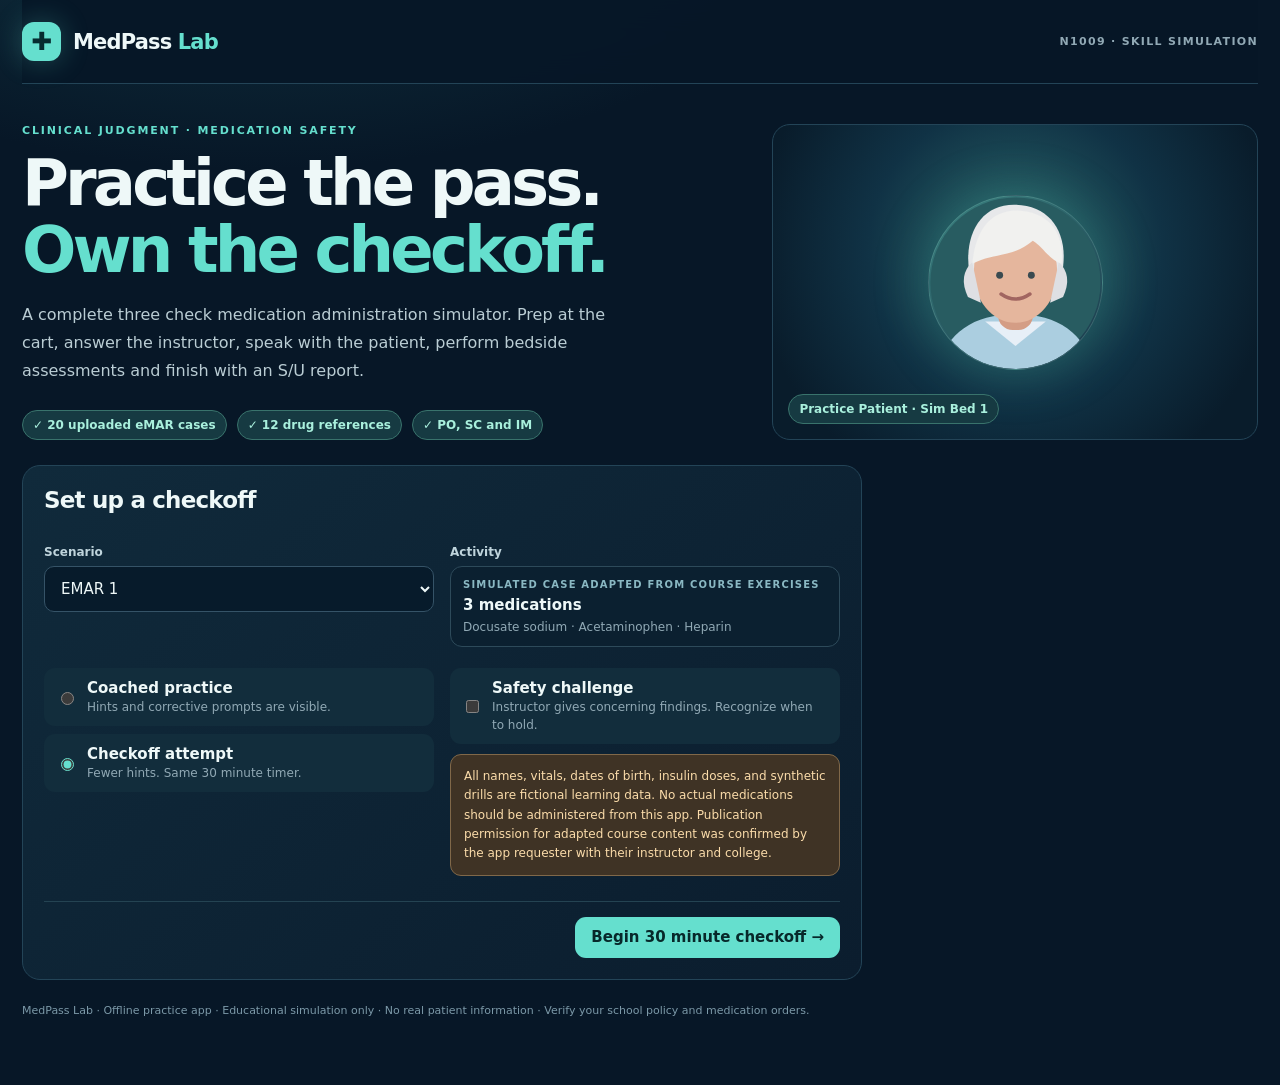
<file: index.html>
<!doctype html>
<html lang="en">
<head>
  <meta charset="utf-8" />
  <meta name="viewport" content="width=device-width,initial-scale=1,viewport-fit=cover" />
  <meta name="theme-color" content="#071727" />
  <meta name="description" content="Offline capable medication administration practice with obviously fictional patients." />
  <link rel="manifest" href="manifest.webmanifest" />
  <link rel="icon" href="icon.svg" type="image/svg+xml" />
  <title>MedPass Lab | N1009 Checkoff Simulator</title>
  <link rel="stylesheet" href="styles.css" />
</head>
<body>
  <div id="dialogue-announcement" class="srOnly" role="status" aria-live="polite" aria-atomic="true"></div>
  <div id="app"></div>
  <script src="data.js"></script>
  <script src="dialog_engine.js"></script>
  <script src="app.js"></script>
</body>
</html>
</file>
<file: styles.css>
:root{color-scheme:dark;--bg:#071727;--panel:#0d2233;--panel2:#112b3c;--border:#234457;--text:#eef8f8;--muted:#91a9b5;--teal:#65dfce;--tealD:#153e43;--warn:#ffd08a;--red:#ff8088;--green:#86e8b6;--blue:#8ac8ff;--radius:18px;font-family:Inter,ui-sans-serif,system-ui,-apple-system,BlinkMacSystemFont,"Segoe UI",sans-serif}
*{box-sizing:border-box}body{margin:0;background:radial-gradient(1000px 630px at 20% -25%,#164451 0,transparent 70%),var(--bg);color:var(--text);font-size:15px}button,input,select,textarea{font:inherit}button{cursor:pointer}button:disabled{opacity:.45;cursor:not-allowed}a{color:var(--teal)}.shell{max-width:1350px;margin:auto;padding:0 22px 42px}.masthead{height:84px;display:flex;align-items:center;justify-content:space-between;gap:16px;border-bottom:1px solid var(--border);position:sticky;top:0;z-index:20;background:#071727ee;backdrop-filter:blur(16px)}.brand{display:flex;align-items:center;gap:12px;font-size:21px;font-weight:850;letter-spacing:-.04em}.brandMark{height:39px;width:39px;border-radius:12px;background:var(--teal);color:#062c30;display:grid;place-items:center;font-size:25px;font-weight:900;box-shadow:0 0 28px #65dfce42}.tagline{font-size:11px;letter-spacing:.12em;text-transform:uppercase;color:var(--muted);font-weight:700}.headRight{display:flex;align-items:center;gap:12px}.timer{font-variant-numeric:tabular-nums;font-size:24px;letter-spacing:-.03em;font-weight:800}.timer.low{color:var(--red)}.timerIcon{color:var(--muted);font-size:12px}.stageTag{border-radius:999px;background:#244251;color:#b7e9de;padding:7px 12px;font-size:12px;font-weight:800}.btn{border:1px solid var(--border);color:var(--text);background:#193446;border-radius:11px;min-height:41px;padding:9px 15px;font-weight:700;line-height:1.25;transition:background .15s,border-color .15s}.btn:hover{border-color:#5a9a9d;background:#245063}.btn.primary{background:var(--teal);color:#07282a;border-color:transparent}.btn.primary:hover{background:#a2f7e6}.btn.ghost{background:transparent}.btn.warn{background:#463425;color:#ffd49d;border-color:#8c6646}.btn.danger{color:#ffc1c1;border-color:#7a4556;background:#3e2530}.btn.small{padding:6px 10px;min-height:33px;font-size:12px}.btn:focus-visible,.choice:focus-visible,select:focus-visible,input:focus-visible,textarea:focus-visible{outline:3px solid var(--teal);outline-offset:2px}.notice{border:1px solid #477b80;border-radius:13px;background:#11383d;color:#c3f4ee;padding:12px 14px;margin:16px 0;font-size:13px}.notice.bad{background:#3c242b;border-color:#82505a;color:#ffd2d2}.notice.warn{background:#3b3125;border-color:#7c6241;color:#ffe2b2}.subnav{display:flex;align-items:center;gap:7px;padding:17px 0 13px;overflow:auto}.nav{background:none;border:0;color:var(--muted);font-weight:750;border-radius:11px;padding:10px 14px;white-space:nowrap}.nav.active{color:var(--teal);background:#163c43}.nav:hover{background:#163342}.homeHero{display:grid;grid-template-columns:1.2fr .8fr;gap:22px;align-items:stretch;margin:40px 0 25px}.eyebrow{letter-spacing:.17em;text-transform:uppercase;color:var(--teal);font-size:11px;font-weight:900}h1,h2,h3,p{margin-top:0}h1{font-size:clamp(36px,5vw,64px);line-height:1.04;letter-spacing:-.06em;margin:13px 0 18px;max-width:740px}h2{font-size:23px;letter-spacing:-.035em}h3{font-size:16px;letter-spacing:-.02em;margin-bottom:10px}.lead{font-size:16px;max-width:600px;color:#bacdd4;line-height:1.75}.muted{color:var(--muted)}.smallText{font-size:12px}.panel{background:linear-gradient(140deg,#102a3b,#0b1d2e);border:1px solid var(--border);border-radius:var(--radius);padding:21px}.panel.tight{padding:14px}.panel.deep{background:#0b1e2e}.previewPatient{position:relative;display:flex;align-items:center;justify-content:center;min-height:285px;background:radial-gradient(circle at 50% 40%,#2b6769 0%,#103245 48%,#091c2b 85%);overflow:hidden}.avatar{height:128px;width:128px;border-radius:50%;background:linear-gradient(145deg,#3b8381,#183448);display:grid;place-items:center;font-size:71px;border:1px solid #77b5ac50;box-shadow:0 0 65px #46ada044}.previewPatient .avatar{height:175px;width:175px;font-size:93px}.previewPatient .chip{position:absolute;bottom:15px;left:15px}.chip{display:inline-flex;align-items:center;gap:6px;font-size:12px;font-weight:750;background:#163a42;color:#a9f0dd;border:1px solid #39736c;border-radius:999px;padding:7px 10px}.chip.orange{background:#433124;border-color:#846045;color:#ffd49e}.chip.red{background:#432532;color:#ffc4c6;border-color:#89505d}.grid2{display:grid;grid-template-columns:1fr 1fr;gap:16px}.grid3{display:grid;grid-template-columns:repeat(3,1fr);gap:12px}.setupCard{max-width:840px}.field{display:flex;flex-direction:column;gap:7px;margin:13px 0}.field label{font-size:12px;font-weight:750;color:#bfd4dc}.input,select,textarea{width:100%;border:1px solid #355367;background:#071b2b;color:var(--text);border-radius:10px;padding:12px;min-height:44px}.input::placeholder,textarea::placeholder{color:#708f9b}select{appearance:auto}.optLabel{display:flex;gap:10px;align-items:center;padding:11px 12px;border-radius:11px;background:#122d3c;margin:8px 0;cursor:pointer}.optLabel input{accent-color:var(--teal)}.sourceNote{font-size:12px;line-height:1.6;color:#acc1cd}.foot{padding:22px 0;color:#7c99a8;font-size:11px;line-height:1.7}.workspace{display:grid;grid-template-columns:minmax(280px,355px) minmax(440px,1fr) minmax(270px,330px);gap:15px;align-items:start}.sidebar{position:sticky;top:105px}.sectionLabel{font-size:10px;letter-spacing:.16em;color:#8bafb5;text-transform:uppercase;font-weight:900;margin-bottom:10px}.patientLine{display:flex;gap:11px;align-items:center}.patientLine .avatar{height:46px;width:46px;font-size:28px}.name{font-size:18px;font-weight:850;letter-spacing:-.03em}.meta{font-size:12px;color:var(--muted);line-height:1.6}.marDrug{border:1px solid #294456;border-radius:13px;padding:13px;margin:9px 0;background:#0b2232;cursor:pointer}.marDrug.selected{border-color:#62d9c8;background:#153c43}.marDrug .drugTop{display:flex;justify-content:space-between;gap:10px}.drugTitle{font-weight:800;font-size:14px}.drugDetail{font-size:12px;color:#9ab8c4;margin-top:6px;line-height:1.55}.pips{display:flex;gap:4px;margin-top:11px}.pip{height:5px;border-radius:5px;background:#24495a;flex:1}.pip.done{background:#72d7bd}.pip.red{background:#d66a72}.splitHead{display:flex;gap:10px;justify-content:space-between;align-items:center;margin-bottom:15px}.screenTitle{font-size:24px;letter-spacing:-.04em;margin:0}.stepPill{border-radius:9px;background:#1b3e4a;padding:7px 9px;font-size:11px;font-weight:800;color:#c6f6eb}.progress{height:8px;border-radius:99px;background:#1b3746;overflow:hidden;margin:10px 0 7px}.progressFill{height:100%;background:linear-gradient(90deg,#2c96a6,#80e8be);border-radius:99px;transition:width .2s}.actionsGrid{display:grid;grid-template-columns:1fr 1fr;gap:7px}.choice{min-height:54px;border:1px solid #355467;background:#123041;color:#d8e9ef;padding:10px 12px;border-radius:11px;text-align:left;font-size:13px;line-height:1.4}.choice:hover{border-color:#76c6bd;background:#1c4752}.choice.done{background:#153d37;border-color:#34816a;color:#b6f0da}.choice.disabled{opacity:.42}.choice .check{float:right;color:var(--green)}.groupTitle{border-bottom:1px solid var(--border);font-size:12px;color:var(--muted);padding-bottom:9px;margin:17px 0 11px;font-weight:800;text-transform:uppercase;letter-spacing:.06em}.row{display:flex;align-items:center;gap:10px}.row.wrap{flex-wrap:wrap}.between{justify-content:space-between}.stack{display:flex;flex-direction:column;gap:10px}.pill{font-size:11px;padding:5px 9px;border-radius:999px;background:#224252;color:#b6d1d8;font-weight:750}.pill.ok{background:#1d473c;color:#acf0cb}.pill.bad{background:#5a2b35;color:#ffc3c7}.pill.wait{background:#52402c;color:#f5d2a1}.divider{border:0;border-top:1px solid var(--border);margin:19px 0}.dialogue{height:255px;overflow:auto;display:flex;flex-direction:column;gap:9px;margin:14px 0;padding:5px 3px 10px;scrollbar-width:thin}.bubble{background:#173449;border:1px solid #2a4e62;padding:11px 12px;border-radius:13px;max-width:96%;font-size:13px;line-height:1.48}.bubble.patient{align-self:flex-start;border-bottom-left-radius:3px}.bubble.instructor{background:#253044;border-color:#495367}.bubble.student{background:#16453c;border-color:#3a8876;align-self:flex-end;border-bottom-right-radius:3px}.bubble b{display:block;color:#bfeee5;font-size:10px;text-transform:uppercase;letter-spacing:.08em;margin-bottom:5px}.dialogButtons{display:flex;gap:7px;flex-wrap:wrap}.dialogButtons .btn{min-height:36px;padding:8px 10px;font-size:12px}.infoTile{padding:12px;background:#0b2030;border:1px solid #2d4a5a;border-radius:12px}.infoTile b{display:block;font-size:15px;margin:6px 0}.kicker{font-size:10px;letter-spacing:.12em;text-transform:uppercase;color:#8ab8c3;font-weight:850}.alertLine{padding:12px 13px;background:#3f3325;border:1px solid #806849;border-radius:11px;color:#fbdcaa;font-size:12px;line-height:1.6;margin:10px 0}.alertLine.bad{color:#ffd1d1;background:#422630;border-color:#7c4853}.quizOpt{display:block;border:1px solid #355467;padding:12px;border-radius:11px;margin:8px 0;background:#102b3b;cursor:pointer;font-size:13px}.quizOpt:hover{border-color:#62d9c8}.reportRow{display:grid;grid-template-columns:95px 1fr auto;gap:9px;padding:9px 0;border-bottom:1px solid #244354;font-size:12px}.reportRow b{color:#a8cdd1}.score{font-size:65px;letter-spacing:-.075em;margin:0}.score.good{color:var(--green)}.score.bad{color:var(--red)}.critical{border-left:3px solid var(--red);padding:10px 12px;background:#3d2933;border-radius:6px;margin:8px 0;font-size:13px}.labelPreview{border:1px dashed #92bdc4;padding:11px;background:#e8f4f1;color:#13353b;font:12px ui-monospace,SFMono-Regular,monospace;white-space:pre-wrap;border-radius:9px}.actionfooter{display:flex;justify-content:flex-end;gap:9px;flex-wrap:wrap;margin-top:15px;padding-top:15px;border-top:1px solid #244352}.libraryCards{display:grid;grid-template-columns:repeat(3,minmax(0,1fr));gap:13px;margin-top:18px}.libraryCard{background:#102a3b;border:1px solid var(--border);border-radius:14px;padding:18px}.libraryCard h3{margin:5px 0 6px}.libraryCard p{font-size:12px;line-height:1.55;color:#b1cbd6}.empty{color:var(--muted);padding:23px;text-align:center;border:1px dashed var(--border);border-radius:11px;font-size:13px}.toast{position:fixed;bottom:18px;left:50%;transform:translateX(-50%);background:#ddfff6;color:#123a3c;padding:12px 17px;border-radius:12px;font-size:13px;font-weight:850;z-index:100;box-shadow:0 10px 40px #0009;max-width:94vw}.hide{display:none!important}.fineprint{font-size:11px;color:#91acb4;line-height:1.6}@media(max-width:1140px){.workspace{grid-template-columns:280px minmax(320px,1fr)}.rightPanel{grid-column:2}.sidebar{grid-row:1 / span 2}.libraryCards{grid-template-columns:repeat(2,1fr)}}@media(max-width:750px){.shell{padding:0 12px 25px}.masthead{height:65px}.brand{font-size:17px}.brandMark{height:34px;width:34px;font-size:22px}.tagline{display:none}.stageTag{display:none}.timer{font-size:19px}.timerIcon{font-size:10px}.homeHero{grid-template-columns:1fr;margin-top:20px}.previewPatient{min-height:165px;order:-1}.previewPatient .avatar{height:117px;width:117px;font-size:66px}.grid2,.grid3,.workspace,.libraryCards{grid-template-columns:1fr}.sidebar{position:static;grid-row:auto}.rightPanel{grid-column:auto}.panel{padding:16px}.sidebar .medList{display:flex;gap:8px;overflow-x:auto;padding-bottom:7px}.marDrug{min-width:220px;flex:0 0 220px}.headRight{gap:6px}.headRight .btn{padding:7px 10px;font-size:12px;min-height:34px}.actionsGrid{grid-template-columns:1fr 1fr}.screenTitle{font-size:20px}.dialogue{height:215px}.libraryCards{gap:10px}}@media(max-width:355px){.actionsGrid{grid-template-columns:1fr}.brand{font-size:14px}.timer{font-size:17px}.marDrug{min-width:190px}}@media print{body{background:white;color:#111}.masthead,.subnav,.actionfooter,.dialogButtons,.sidebar,.rightPanel,.btn,.notice{display:none!important}.shell{max-width:none;padding:0}.workspace{display:block}.panel{border:0;background:white;color:#111}.reportRow{color:#111;border-color:#aaa}.muted{color:#333}.score.good,.score.bad{color:#111}.critical{background:white;color:#111;border:1px solid #777}}
/* Prevent the scrollable eMAR rail from enlarging the mobile layout. */
.workspace,.workspace>*{min-width:0}.medList{min-width:0;max-width:100%}
@media(max-width:750px){.workspace{display:grid;grid-template-columns:minmax(0,1fr)}.workspace>*{width:100%;min-width:0}.actionsGrid{grid-template-columns:repeat(2,minmax(0,1fr))}.grid2,.grid3{grid-template-columns:minmax(0,1fr)}.medList{overflow-x:auto}.marDrug{min-width:210px}}
@media(max-width:355px){.actionsGrid{grid-template-columns:minmax(0,1fr)}}
/* Release v3: true vector avatars, observable patient status and accessible conversation. */
.srOnly{position:absolute!important;width:1px!important;height:1px!important;padding:0!important;margin:-1px!important;overflow:hidden!important;clip:rect(0,0,0,0)!important;white-space:nowrap!important;border:0!important}
.portraitSvg{width:100%;height:100%;display:block;border-radius:50%;object-fit:cover}
.avatar:has(.portraitSvg){padding:0;overflow:hidden;flex:none;font-size:initial}
.previewPatient .avatar:has(.portraitSvg){box-shadow:0 0 55px #46ada055}
.portraitSmall{width:38px!important;height:38px!important;box-shadow:none!important;border:1px solid #628b91!important}
.speakerHeader{display:flex;gap:9px;align-items:center;justify-content:space-between;flex-wrap:wrap;margin:4px 0 8px}
.miniSpeaker{display:flex;gap:7px;align-items:center;color:#cee2e8;font-size:11px;font-weight:800;min-width:0}
.miniSpeaker span{max-width:95px}
.statusCard{background:#0b2935;border:1px solid #3e6874;border-radius:13px;padding:14px;margin:14px 0 20px}
.vitalGrid{display:grid;grid-template-columns:repeat(3,minmax(0,1fr));gap:8px;margin-top:10px}
.vital{background:#0d1f30;border:1px solid #284758;border-radius:10px;padding:10px 8px;min-width:0}
.vital span{display:block;font-size:10px;text-transform:uppercase;letter-spacing:.07em;color:#9abcc6}
.vital b{display:block;margin-top:4px;font-size:12px;overflow-wrap:anywhere;color:#f0faf9}
.fieldLabel{display:block;font-size:11px;font-weight:800;color:#bdd8e0;margin:8px 0 6px}
.chatComposer{margin:10px 0 8px;border-top:1px solid var(--border);padding-top:8px}
.chatComposer select{padding:7px 9px;min-height:36px}
.chatRow{display:flex;gap:6px;align-items:stretch}
.chatRow input{min-width:0;flex:1;font-size:13px}
.chatRow button{flex:none}
.quickPrompts{margin:12px 0;border:1px solid #2a5560;border-radius:11px;padding:10px}
.quickPrompts summary{cursor:pointer;font-size:12px;font-weight:800;color:#c1e6eb;padding:3px 0}
.quickPrompts .dialogButtons{margin-top:11px}
.bubble.instructor b{color:#ffdaae}
.bubble.patient b{color:#a0eedf}
.bubble{overflow-wrap:anywhere}
button:focus-visible,input:focus-visible,select:focus-visible,textarea:focus-visible,[role="button"]:focus-visible,summary:focus-visible{outline:3px solid #b3f7db;outline-offset:3px}
@media(max-width:1140px){.workspace>.rightPanel{grid-column:2;grid-row:1}.workspace>main.panel{grid-column:2;grid-row:2}.workspace>.sidebar{grid-row:1/span 2}}
@media(max-width:750px){
 .workspace>.sidebar{order:0;grid-row:auto;grid-column:auto}
 .workspace>.rightPanel{order:1;grid-row:auto;grid-column:auto}
 .workspace>main.panel{order:2;grid-row:auto;grid-column:auto}
 .rightPanel{padding:13px;border-color:#4a8384}
 .rightPanel .dialogue{height:138px;margin:10px 0}
 .rightPanel .splitHead{margin-bottom:9px}
 .speakerHeader{margin:0}
 .vitalGrid{grid-template-columns:repeat(3,minmax(0,1fr))}
 .chatComposer{margin:4px 0}
 .chatComposer .fineprint{margin:5px 0 0}
}
@media(max-width:390px){.vitalGrid{grid-template-columns:repeat(2,minmax(0,1fr))}.miniSpeaker{font-size:10px}}
.transcriptReport{background:#0a2130;border:1px solid #315063;border-radius:11px;padding:11px;max-height:260px;overflow:auto}
.transcriptReport p{color:#c7dee5;font-size:12px;line-height:1.5;margin:0;padding:7px 0;border-bottom:1px solid #284457}
.transcriptReport p:last-child{border-bottom:0}
.transcriptReport b{color:#a1edd8}

/* Check 1 drawing steps: show the next prerequisite and any rejected-action feedback locally. */
.prepHelp{display:flex;flex-direction:column;gap:5px;border:1px solid #426a72;background:#153440;color:#d4f5f0;padding:12px 14px;border-radius:12px;font-size:13px;line-height:1.5;margin:11px 0}
.prepHelp strong{font-size:10px;text-transform:uppercase;letter-spacing:.09em;color:#8ee9d5}
.prepFeedback{border:1px solid #97764c;background:#403526;color:#ffdfb5;padding:12px 14px;border-radius:11px;font-size:13px;line-height:1.5;margin:12px 0}

/* v9: Guided injection prep. Keep the next required action in one clearly labeled panel. */
.prepModeRow{display:flex;justify-content:space-between;align-items:center;gap:9px;flex-wrap:wrap;margin:14px 0}
.guidedOrder{padding:14px 15px;border:1px solid #315b68;background:#0b2937;border-radius:13px;margin-bottom:13px}
.guidedOrder strong{display:block;font-size:18px;margin:5px 0}
.guidedOrder p{margin:6px 0 0;font-size:13px;line-height:1.5;color:#bed9e0;overflow-wrap:anywhere}
.guidedProgress{padding:12px 14px;background:#102b3b;border:1px solid #274d59;border-radius:13px;margin-bottom:15px}
.guidedProgress .row{font-size:12px;gap:6px}.guidedProgress .row span{color:var(--muted)}
.guidedProgress .progress{height:7px;margin:10px 0 12px}
.guidedPhases{display:flex;flex-wrap:wrap;gap:6px}
.guidedPhase{font-size:11px;border:1px solid #355566;color:#a8bfca;padding:6px 8px;border-radius:20px;white-space:normal}
.guidedPhase.current{background:#254951;border-color:#7cddd2;color:#d0fff3;font-weight:800}
.guidedPhase.completed{background:#183c35;border-color:#3a816d;color:#afecce}
.guidedCurrent{padding:19px;border:2px solid #62c7bd;border-radius:16px;background:linear-gradient(160deg,#173946,#0f2738);scroll-margin-top:90px}
.guidedCurrent h3{font-size:21px;line-height:1.25;margin:8px 0 10px;letter-spacing:-.015em}
.guidedDescription{font-size:14px;color:#c9e3e6;line-height:1.65;margin:5px 0 17px}
.guidedCurrent .field{margin:10px 0}.guidedCurrent input,.guidedCurrent select{max-width:100%;width:100%}
.guidedCurrent .grid2{gap:10px}
.guidedReadout{background:#0b2635;padding:12px;border-radius:10px;border:1px solid #3b6873;color:#c8e7e5;font-size:13px;line-height:1.6}
.guidedHint{color:#d6eee7;font-size:12px;background:#205044;border-left:3px solid #68e4bd;padding:10px 12px;border-radius:6px}
.guidedButtons{margin-top:17px}.guidedPrimary{width:100%;min-height:54px;white-space:normal;text-align:center;font-weight:800;font-size:14px}
.guidedCurrent.doneState{border-color:#4eaf84;background:linear-gradient(130deg,#143b37,#102d39)}
.guidedHistory{margin:15px 0;border:1px solid #355667;border-radius:12px;padding:13px;color:#c9dce0;font-size:12px}
.guidedHistory summary{cursor:pointer;font-size:13px;font-weight:800}
.guidedHistory ol{margin:12px 0 0;padding-left:20px}.guidedHistory li{padding:4px 0;line-height:1.5}
@media(max-width:750px){.guidedCurrent{padding:16px}.guidedCurrent h3{font-size:19px}.guidedProgress .row{flex-wrap:wrap}.guidedPhase{font-size:10px;padding:5px 7px}.guidedOrder strong{font-size:16px}}

/* During med room prep, keep the active task above the dialogue on phones. */
@media(max-width:750px){.workspace.prepWorkspace>main.panel{order:1}.workspace.prepWorkspace>.rightPanel{order:2}}
@media(max-width:750px){.workspace.prepWorkspace>main.panel,.workspace.prepWorkspace>.rightPanel{grid-row:auto;grid-column:auto}}
</file>
